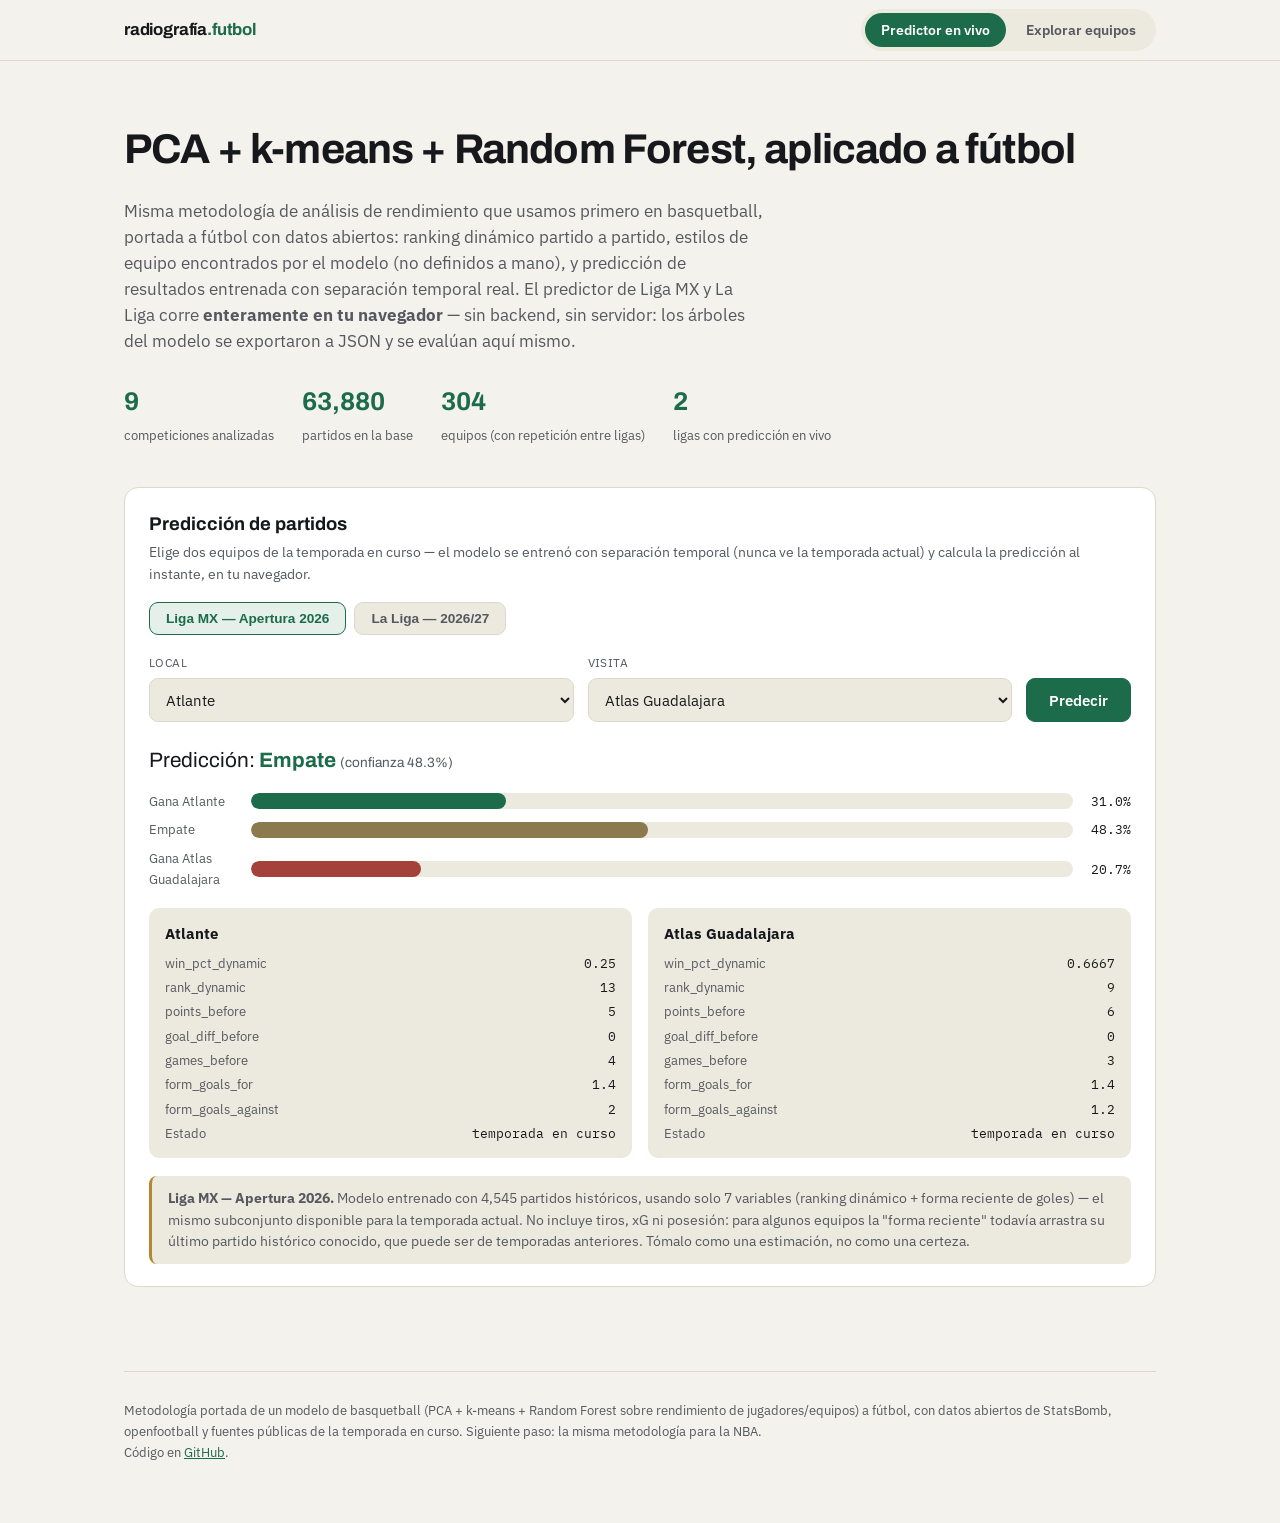
<file: web/index.html>
<!doctype html>
<html lang="es">
<head>
<meta charset="utf-8">
<meta name="viewport" content="width=device-width, initial-scale=1">
<title>Radiografía deportiva — fútbol con datos</title>
<meta name="description" content="PCA + k-means + Random Forest aplicado a fútbol: estilos de equipo, ranking dinámico y predicción de resultados. Predicción en vivo de Liga MX y La Liga, calculada en tu navegador.">
<link rel="preconnect" href="https://fonts.googleapis.com">
<link rel="preconnect" href="https://fonts.gstatic.com" crossorigin>
<link href="https://fonts.googleapis.com/css2?family=Archivo:wght@600;700;800&family=IBM+Plex+Sans:wght@400;500;600&family=IBM+Plex+Mono:wght@400;500&display=swap" rel="stylesheet">
<link rel="stylesheet" href="style.css">
<script src="https://cdn.plot.ly/plotly-2.32.0.min.js" charset="utf-8"></script>
</head>
<body>

<header class="top">
  <div class="wrap">
    <div class="brand">radiografía<span>.futbol</span></div>
    <nav class="tabs" id="mainNav">
      <button data-panel="predict" class="active">Predictor en vivo</button>
      <button data-panel="explore">Explorar equipos</button>
    </nav>
  </div>
</header>

<div class="wrap">
  <div class="hero">
    <h1>PCA + k-means + Random Forest, aplicado a fútbol</h1>
    <p class="lead">
      Misma metodología de análisis de rendimiento que usamos primero en basquetball, portada a
      fútbol con datos abiertos: ranking dinámico partido a partido, estilos de equipo encontrados
      por el modelo (no definidos a mano), y predicción de resultados entrenada con separación
      temporal real. El predictor de Liga MX y La Liga corre <b>enteramente en tu navegador</b> —
      sin backend, sin servidor: los árboles del modelo se exportaron a JSON y se evalúan aquí mismo.
    </p>
    <div class="stat-strip" id="statStrip"></div>
  </div>

  <section class="panel active" id="panel-predict">
    <div class="card">
      <h2>Predicción de partidos</h2>
      <p class="hint">Elige dos equipos de la temporada en curso — el modelo se entrenó con separación temporal (nunca ve la temporada actual) y calcula la predicción al instante, en tu navegador.</p>

      <div class="league-toggle" id="liveLeagueToggle"></div>

      <div class="row">
        <div class="field">
          <label>Local</label>
          <select id="homeSelect"></select>
        </div>
        <div class="field">
          <label>Visita</label>
          <select id="awaySelect"></select>
        </div>
        <button class="primary" id="predictBtn">Predecir</button>
      </div>

      <div class="predict-result" id="predictResult"></div>

      <div class="callout" id="liveCaveat"></div>
    </div>
  </section>

  <section class="panel" id="panel-explore">
    <div class="card">
      <h2>Explorar competiciones</h2>
      <p class="hint">Datos de StatsBomb Open Data (eventos), Liga MX (openfootball) y temporadas en curso — ranking dinámico, estructura PCA, estilos de equipo (k-means) y qué tan bien predijo el modelo la temporada más reciente.</p>
      <div class="row">
        <div class="field">
          <label>Competición</label>
          <select id="compSelect"></select>
        </div>
        <div class="field">
          <label>Equipo</label>
          <select id="teamSelect"></select>
        </div>
      </div>
    </div>

    <div class="card">
      <h2>Evolución en la tabla</h2>
      <p class="hint"><span class="mono">rank_dynamic</span> = posición en la tabla justo ANTES de jugar ese partido (1 = líder), calculada solo con resultados previos.</p>
      <div id="rankChart" class="chart"></div>
    </div>

    <div class="card">
      <h2>PCA — estructura de rendimiento</h2>
      <p class="hint">Cada punto es un partido de un equipo en la competición completa; el equipo elegido se resalta.</p>
      <div id="pcaChart" class="chart"></div>
    </div>

    <div class="card">
      <h2>Estilos de equipo (k-means, k=4)</h2>
      <p class="hint">Agrupa cada partido-equipo por parecido estadístico — las etiquetas salen de las 2 variables con mayor z-score de cada cluster, no se definen a mano.</p>
      <div class="table-scroll">
        <table class="data" id="stylesTable"><thead><tr><th>Fecha</th><th>Rival</th><th>Resultado</th><th>Estilo</th></tr></thead><tbody></tbody></table>
      </div>
    </div>

    <div class="card" id="backtestCard">
      <h2>Backtest del modelo predictivo</h2>
      <p class="hint" id="backtestHint"></p>
      <div class="metric-strip" id="backtestMetrics"></div>
      <div class="table-scroll">
        <table class="data" id="backtestTable"><thead><tr><th>Fecha</th><th>Local</th><th>Marcador</th><th>Visita</th><th>Predijo</th><th>Confianza</th></tr></thead><tbody></tbody></table>
      </div>
    </div>
  </section>

  <footer>
    Metodología portada de un modelo de basquetball (PCA + k-means + Random Forest sobre rendimiento
    de jugadores/equipos) a fútbol, con datos abiertos de StatsBomb, openfootball y fuentes públicas
    de la temporada en curso. Siguiente paso: la misma metodología para la NBA.
    <br>Código en <a href="#" id="repoLink">GitHub</a>.
  </footer>
</div>

<script src="rf.js"></script>
<script src="app.js"></script>
</body>
</html>
</file>
<file: web/style.css>
:root {
  --paper: #f4f2ec;
  --surface: #ffffff;
  --surface-2: #eceadf;
  --ink: #16181c;
  --ink-soft: #55585f;
  --border: #dcd8cb;
  --pitch: #1c6b4a;
  --pitch-soft: #e4f0e9;
  --gold: #b8862c;
  --win: #1c6b4a;
  --draw: #8a7a4e;
  --loss: #a3413a;
  --radius: 14px;
  --font-display: 'Archivo', 'IBM Plex Sans', sans-serif;
  --font-body: 'IBM Plex Sans', sans-serif;
  --font-mono: 'IBM Plex Mono', monospace;
}

@media (prefers-color-scheme: dark) {
  :root {
    --paper: #101215;
    --surface: #181b1f;
    --surface-2: #20242a;
    --ink: #ecece6;
    --ink-soft: #a3a8ad;
    --border: #2b2f36;
    --pitch: #3fae7c;
    --pitch-soft: #16241d;
    --gold: #d8ab55;
    --win: #3fae7c;
    --draw: #c9b06a;
    --loss: #e07068;
  }
}

* { box-sizing: border-box; }

html, body {
  margin: 0;
  background: var(--paper);
  color: var(--ink);
  font-family: var(--font-body);
  font-size: 16px;
  line-height: 1.55;
}

.wrap { max-width: 1080px; margin: 0 auto; padding: 0 24px; }

header.top {
  position: sticky; top: 0; z-index: 20;
  background: color-mix(in srgb, var(--paper) 88%, transparent);
  backdrop-filter: blur(8px);
  border-bottom: 1px solid var(--border);
}
header.top .wrap { display: flex; align-items: center; justify-content: space-between; height: 60px; }
.brand { font-family: var(--font-display); font-weight: 700; font-size: 1.05rem; letter-spacing: -0.01em; }
.brand span { color: var(--pitch); }
nav.tabs { display: flex; gap: 4px; background: var(--surface-2); border-radius: 999px; padding: 4px; }
nav.tabs button {
  border: none; background: transparent; color: var(--ink-soft); font-family: var(--font-body);
  font-size: 0.88rem; font-weight: 600; padding: 8px 16px; border-radius: 999px; cursor: pointer;
}
nav.tabs button.active { background: var(--pitch); color: #fff; }

.hero { padding: 56px 0 32px; }
.hero h1 { font-family: var(--font-display); font-size: clamp(1.8rem, 3.4vw, 2.6rem); margin: 0 0 12px; letter-spacing: -0.02em; }
.hero p.lead { color: var(--ink-soft); max-width: 640px; font-size: 1.05rem; }
.stat-strip { display: flex; gap: 28px; flex-wrap: wrap; margin-top: 28px; }
.stat { }
.stat b { display: block; font-family: var(--font-display); font-size: 1.6rem; color: var(--pitch); }
.stat span { color: var(--ink-soft); font-size: 0.82rem; }

section.panel { display: none; padding: 8px 0 64px; }
section.panel.active { display: block; }

.card {
  background: var(--surface); border: 1px solid var(--border); border-radius: var(--radius);
  padding: 22px 24px; margin-bottom: 20px;
}
.card h2 { font-family: var(--font-display); font-size: 1.15rem; margin: 0 0 4px; }
.card p.hint { color: var(--ink-soft); font-size: 0.88rem; margin: 0 0 16px; }

.row { display: flex; gap: 14px; flex-wrap: wrap; align-items: flex-end; }
.field { display: flex; flex-direction: column; gap: 6px; min-width: 200px; flex: 1; }
.field label { font-size: 0.78rem; color: var(--ink-soft); text-transform: uppercase; letter-spacing: 0.04em; }
select, button.primary {
  font-family: var(--font-body); font-size: 0.95rem; padding: 10px 12px; border-radius: 9px;
  border: 1px solid var(--border); background: var(--surface-2); color: var(--ink);
}
button.primary {
  background: var(--pitch); color: #fff; border-color: var(--pitch); font-weight: 600; cursor: pointer;
  padding: 11px 22px;
}
button.primary:hover { filter: brightness(1.06); }

.league-toggle { display: flex; gap: 8px; margin-bottom: 18px; }
.league-toggle button {
  border: 1px solid var(--border); background: var(--surface-2); color: var(--ink-soft);
  padding: 8px 16px; border-radius: 9px; font-weight: 600; font-size: 0.85rem; cursor: pointer;
}
.league-toggle button.active { background: var(--pitch-soft); color: var(--pitch); border-color: var(--pitch); }

.predict-result { margin-top: 22px; }
.pred-headline { font-family: var(--font-display); font-size: 1.3rem; margin-bottom: 14px; }
.pred-headline b { color: var(--pitch); }
.pbar-row { display: flex; align-items: center; gap: 10px; margin-bottom: 8px; }
.pbar-label { width: 92px; font-size: 0.84rem; color: var(--ink-soft); flex-shrink: 0; }
.pbar-track { flex: 1; height: 16px; background: var(--surface-2); border-radius: 8px; overflow: hidden; }
.pbar-fill { height: 100%; border-radius: 8px; }
.pbar-fill.H { background: var(--win); }
.pbar-fill.D { background: var(--draw); }
.pbar-fill.A { background: var(--loss); }
.pbar-pct { width: 48px; text-align: right; font-family: var(--font-mono); font-size: 0.84rem; }

.team-state-grid { display: grid; grid-template-columns: 1fr 1fr; gap: 16px; margin-top: 18px; }
.team-state { background: var(--surface-2); border-radius: 10px; padding: 14px 16px; }
.team-state h4 { margin: 0 0 8px; font-size: 0.95rem; }
.team-state dl { display: grid; grid-template-columns: auto 1fr; gap: 4px 10px; margin: 0; font-size: 0.82rem; }
.team-state dt { color: var(--ink-soft); }
.team-state dd { margin: 0; font-family: var(--font-mono); text-align: right; }

.callout {
  background: var(--surface-2); border-left: 3px solid var(--gold); border-radius: 8px;
  padding: 12px 16px; font-size: 0.86rem; color: var(--ink-soft); margin-top: 18px;
}

.chart { width: 100%; min-height: 380px; }

table.data { width: 100%; border-collapse: collapse; font-size: 0.84rem; }
table.data th { text-align: left; color: var(--ink-soft); font-weight: 600; padding: 8px 10px; border-bottom: 1px solid var(--border); position: sticky; top: 0; background: var(--surface); }
table.data td { padding: 7px 10px; border-bottom: 1px solid var(--border); }
table.data tbody tr:hover { background: var(--surface-2); }
.table-scroll { max-height: 420px; overflow-y: auto; overflow-x: auto; border-radius: 10px; border: 1px solid var(--border); }
.pill { display: inline-block; padding: 2px 8px; border-radius: 999px; font-size: 0.74rem; font-weight: 700; }
.pill.H, .pill.W { background: var(--pitch-soft); color: var(--win); }
.pill.D { background: color-mix(in srgb, var(--draw) 20%, transparent); color: var(--draw); }
.pill.A, .pill.L { background: color-mix(in srgb, var(--loss) 18%, transparent); color: var(--loss); }
.mono { font-family: var(--font-mono); }
.muted { color: var(--ink-soft); }

.metric-strip { display: flex; gap: 24px; margin: 4px 0 18px; flex-wrap: wrap; }
.metric-strip .m b { display: block; font-family: var(--font-display); font-size: 1.3rem; }
.metric-strip .m span { font-size: 0.78rem; color: var(--ink-soft); }

footer { border-top: 1px solid var(--border); padding: 28px 0 60px; color: var(--ink-soft); font-size: 0.84rem; }
footer a { color: var(--pitch); }

.loading { color: var(--ink-soft); font-size: 0.9rem; padding: 20px 0; }

@media (max-width: 640px) {
  .team-state-grid { grid-template-columns: 1fr; }
  header.top .wrap { flex-direction: column; height: auto; padding: 10px 16px; gap: 8px; }
}
</file>
